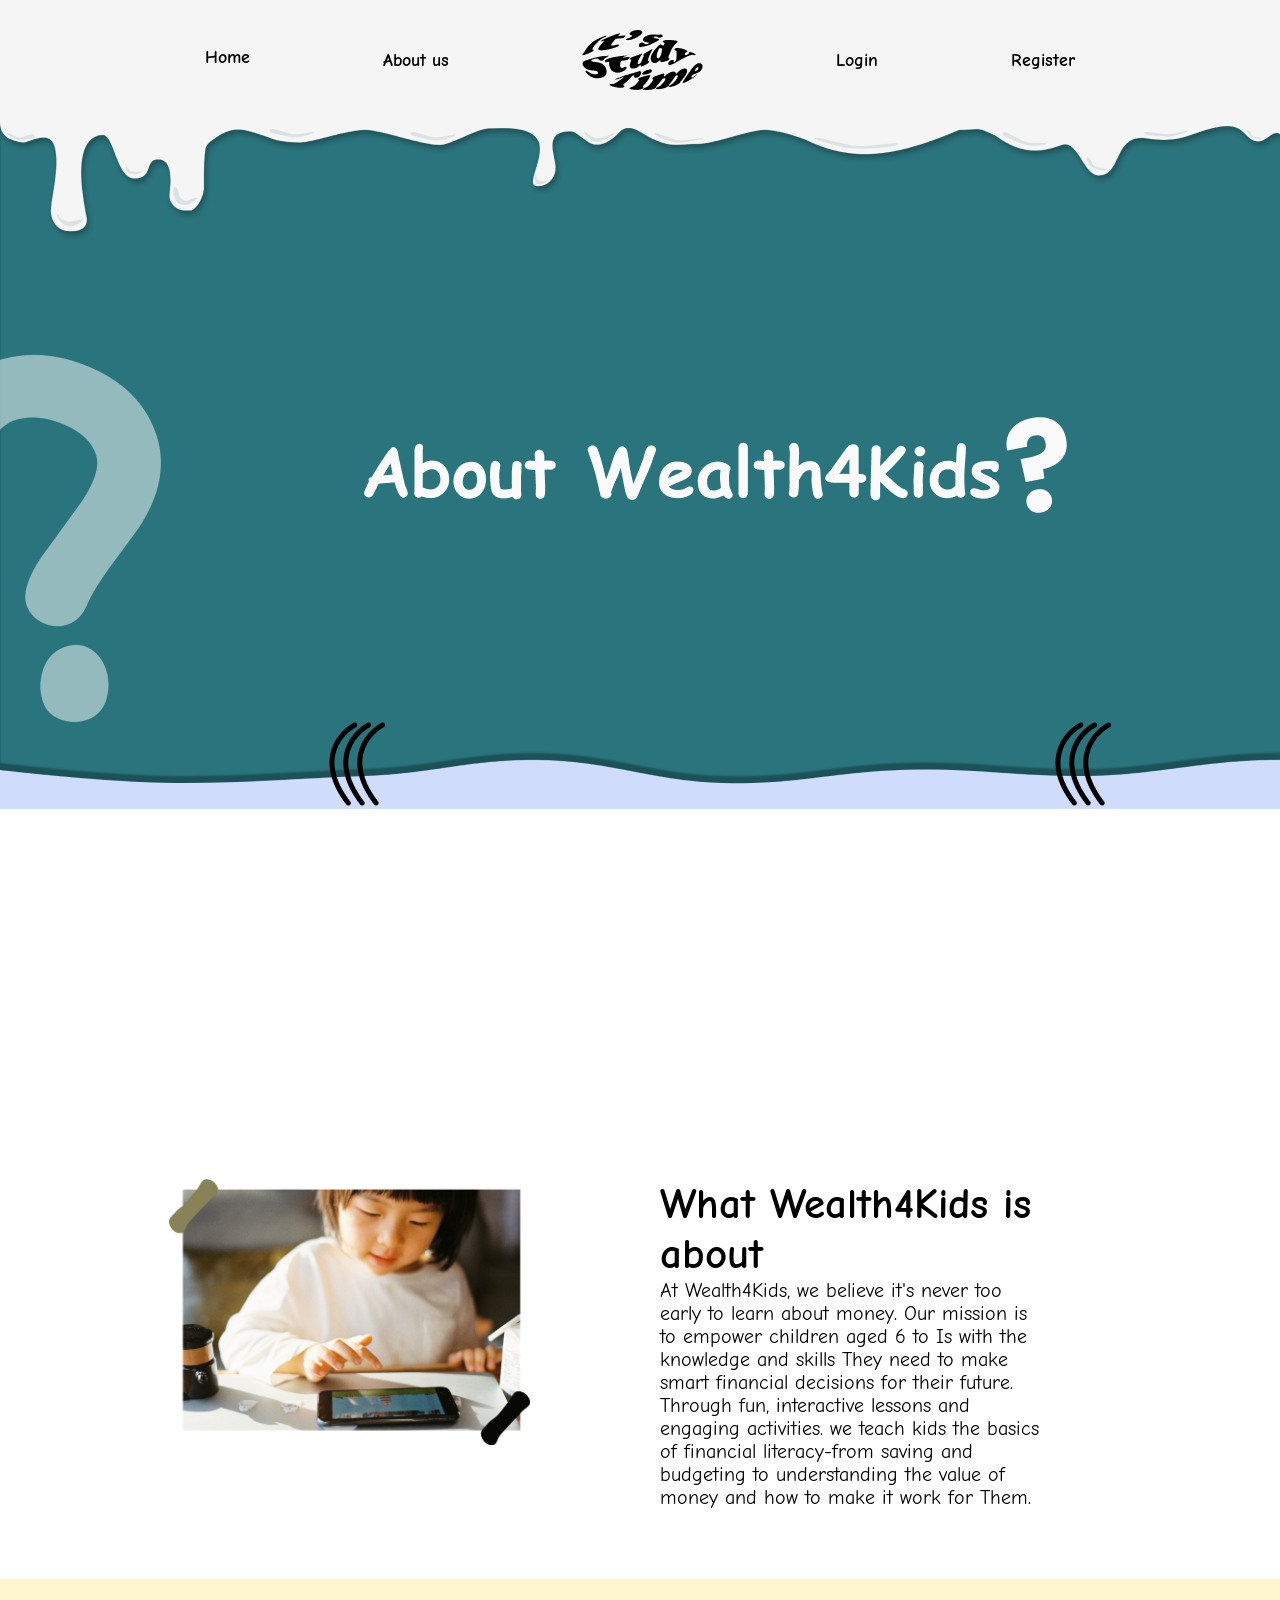
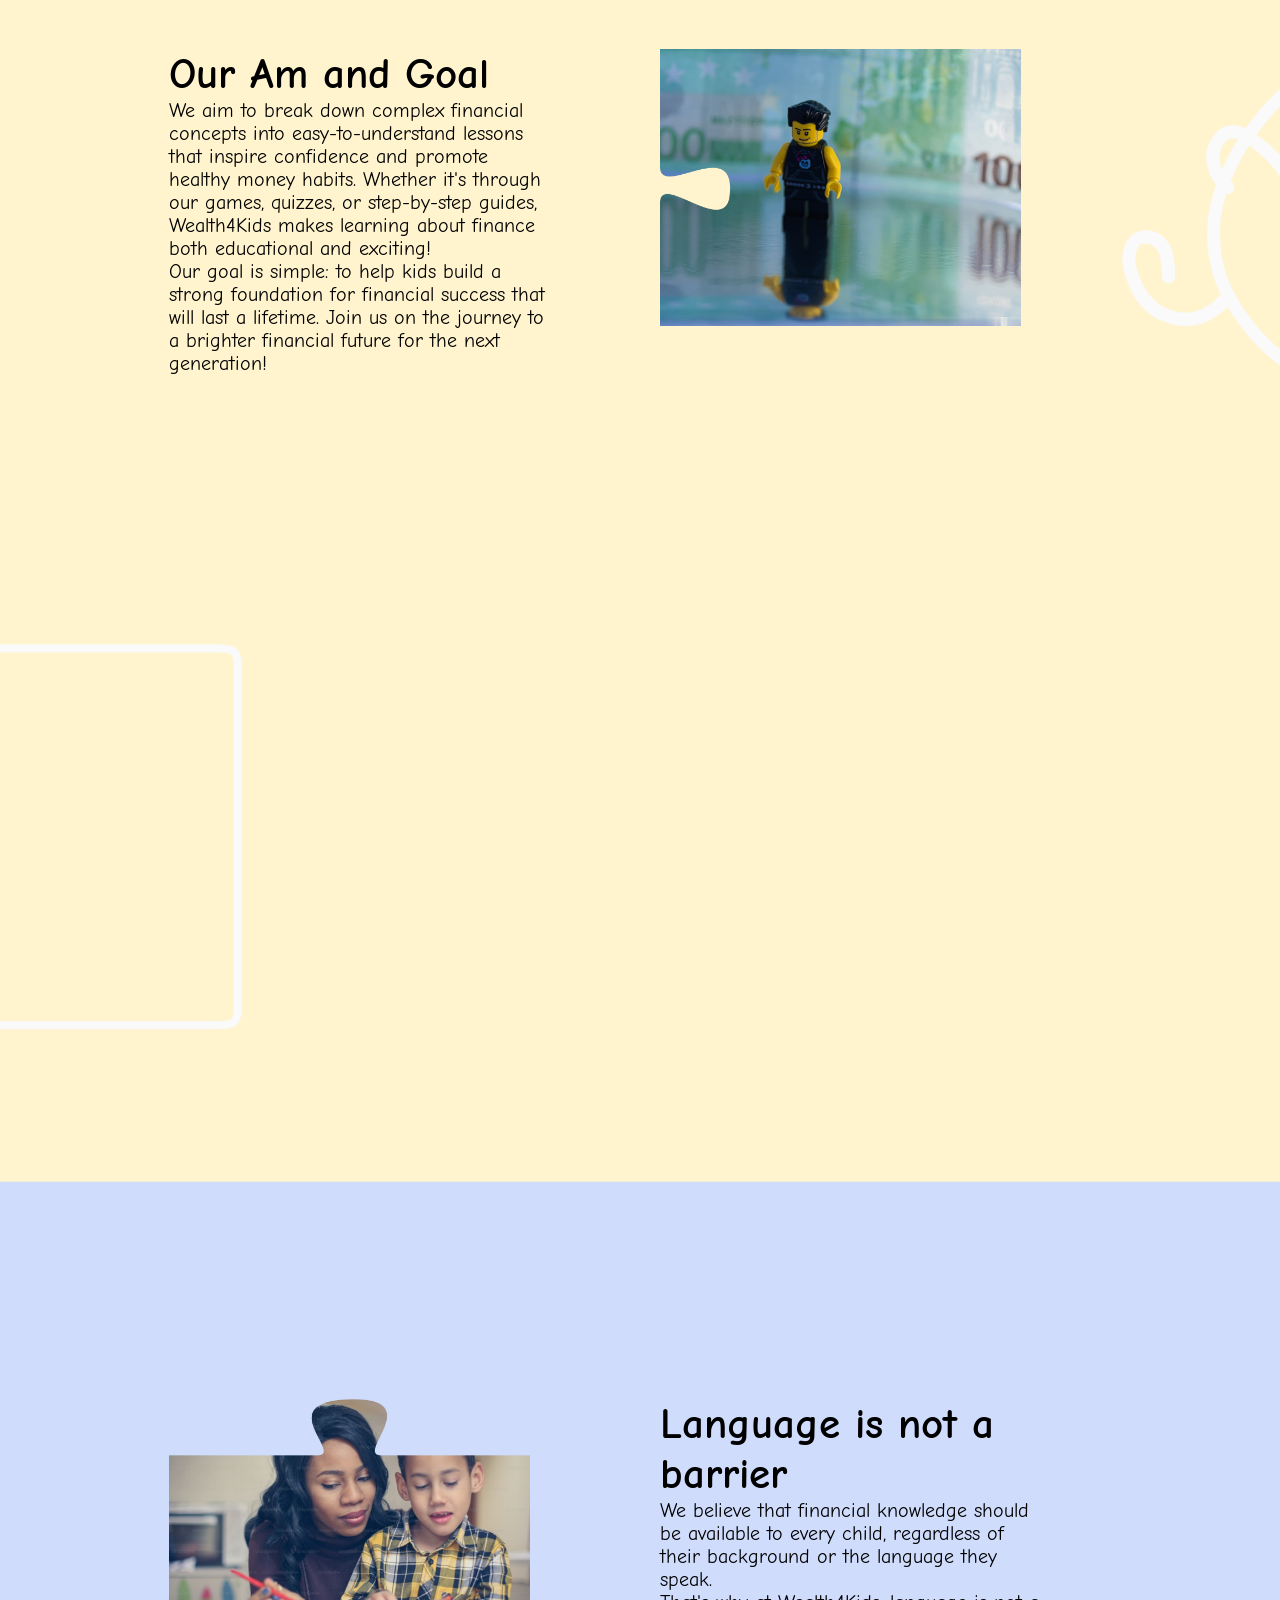
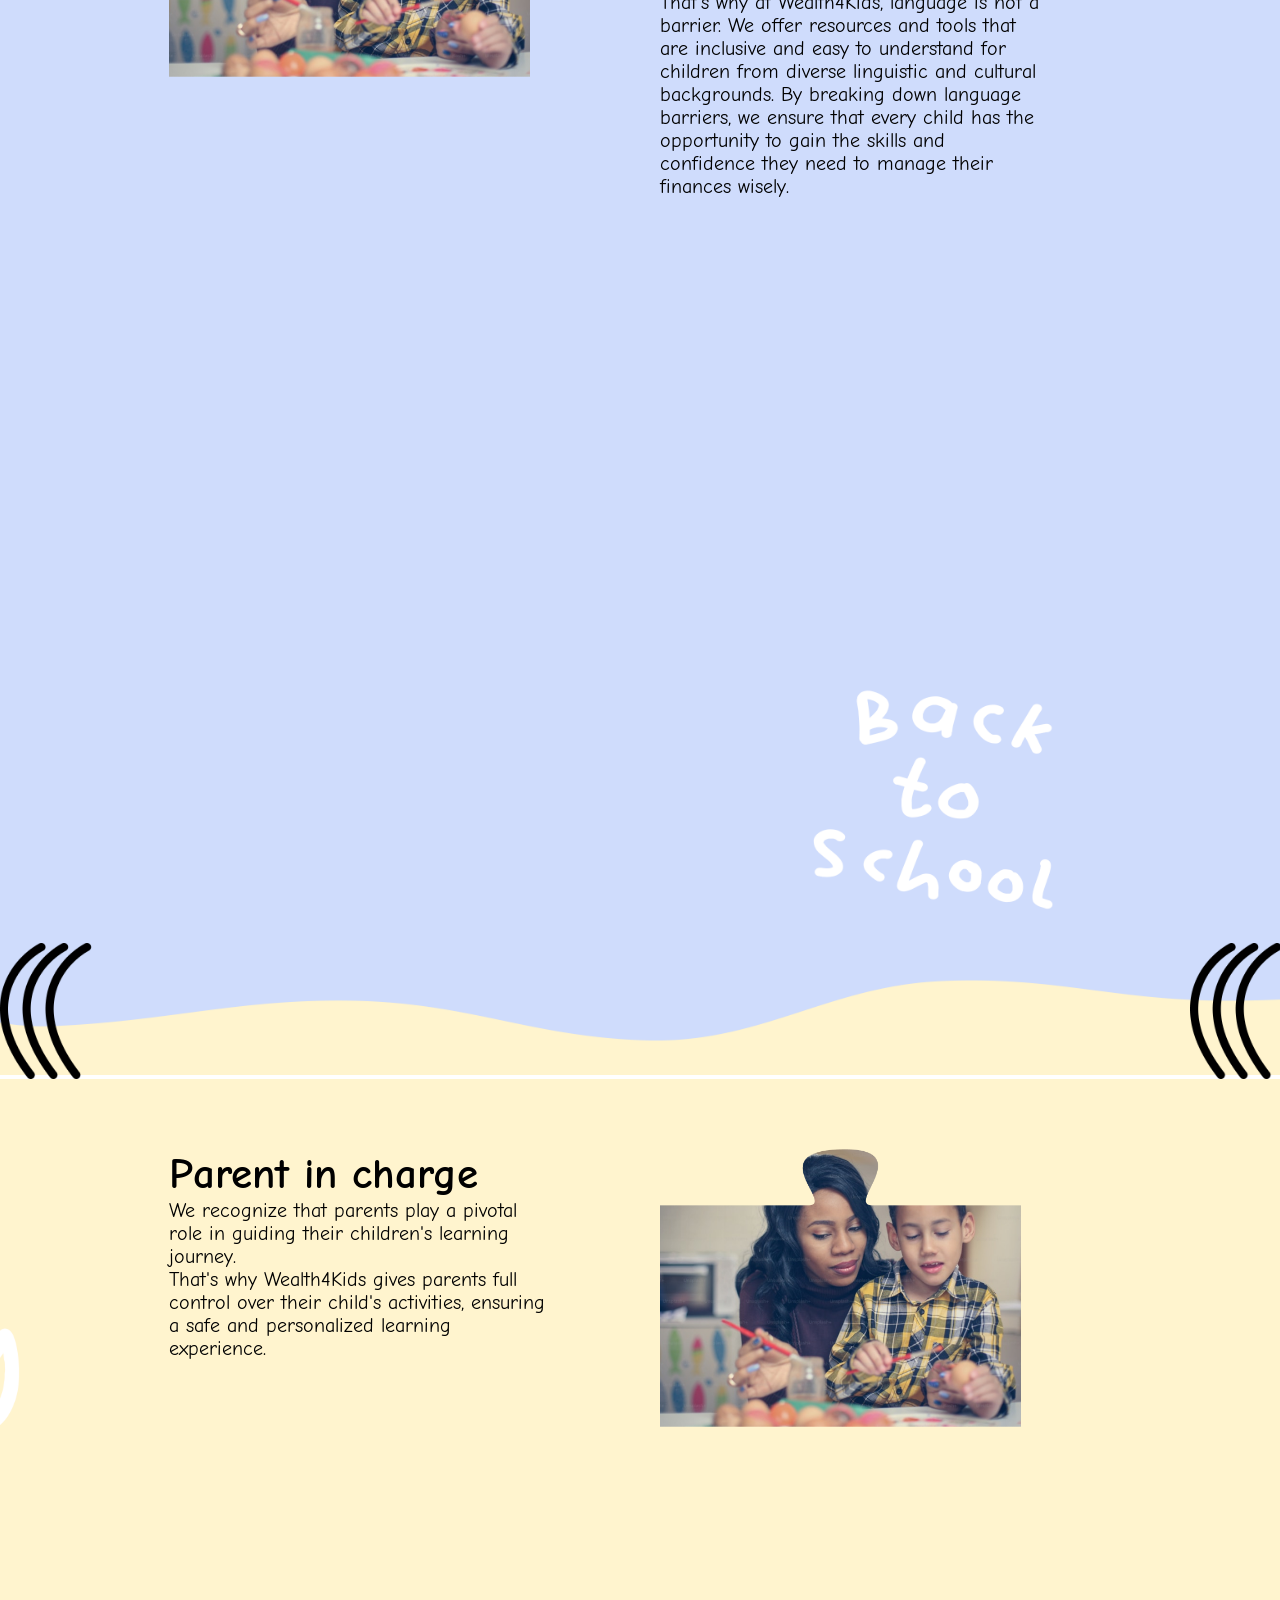
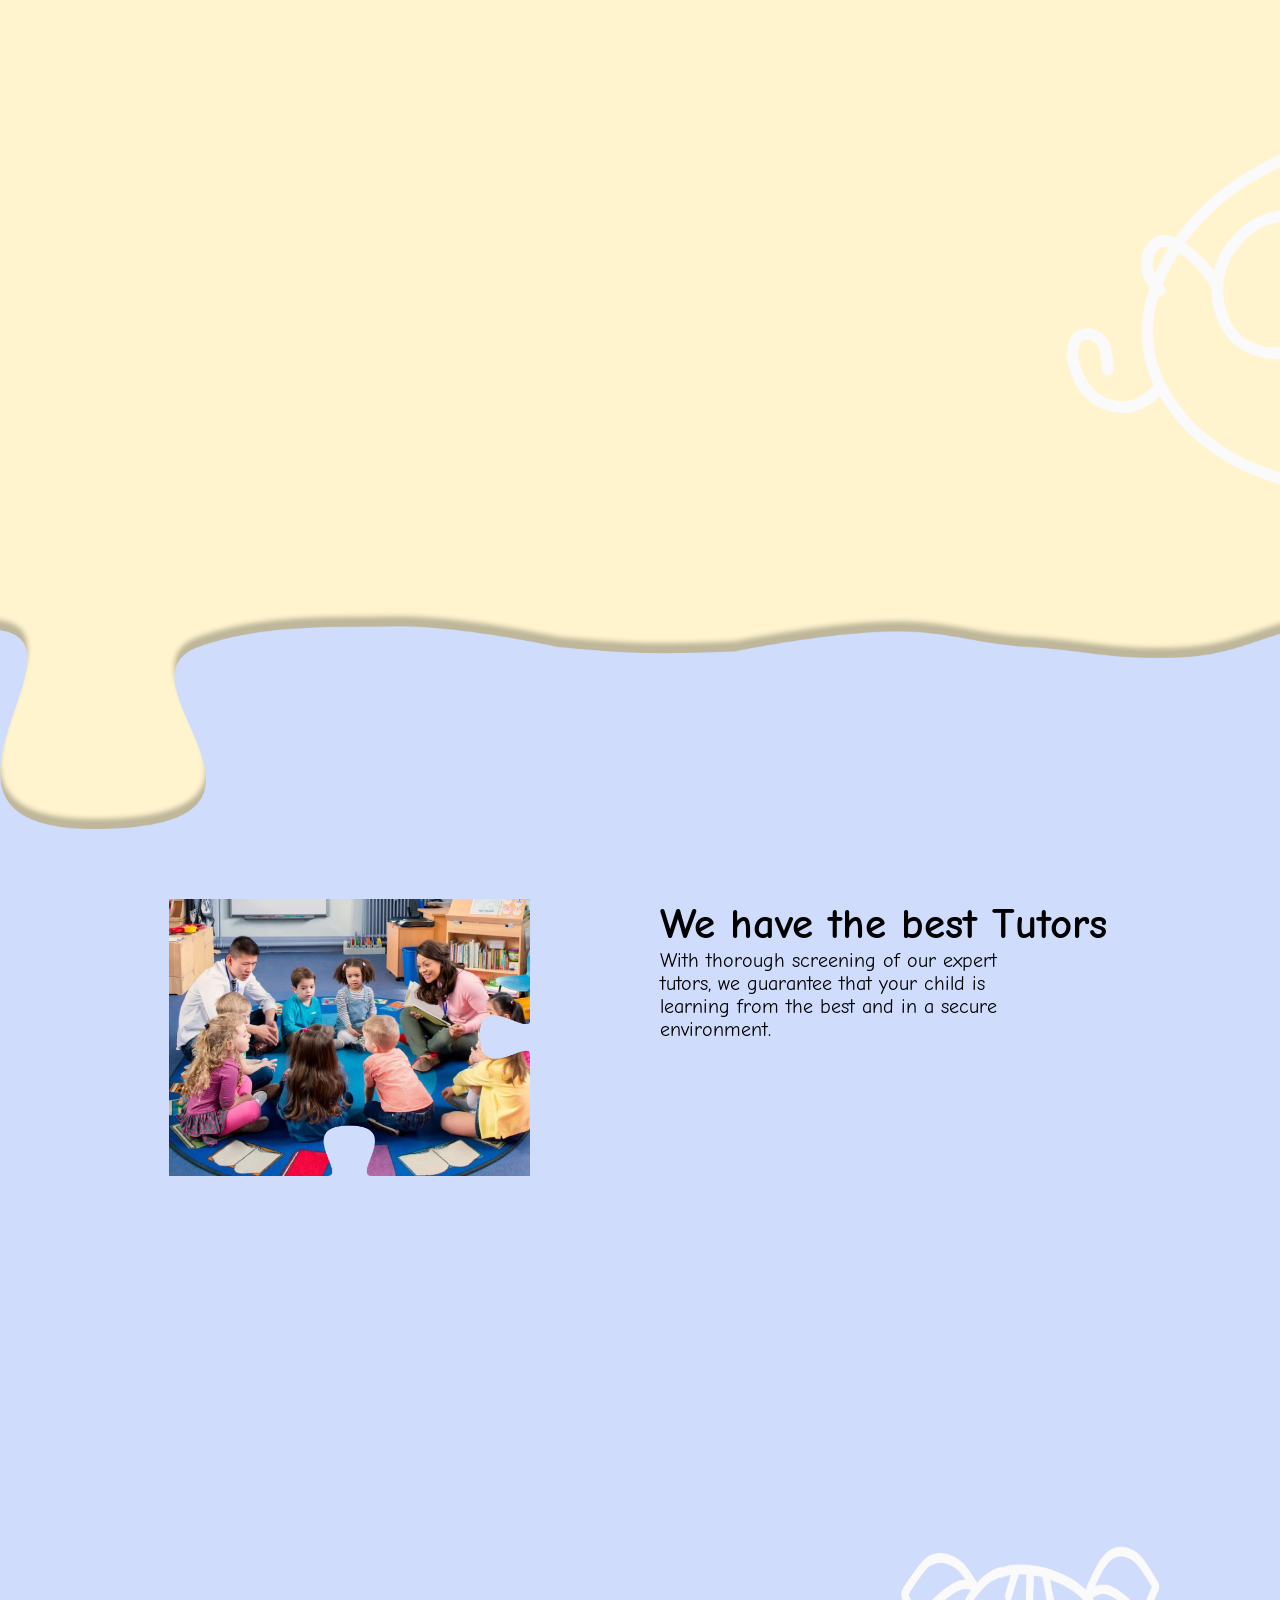
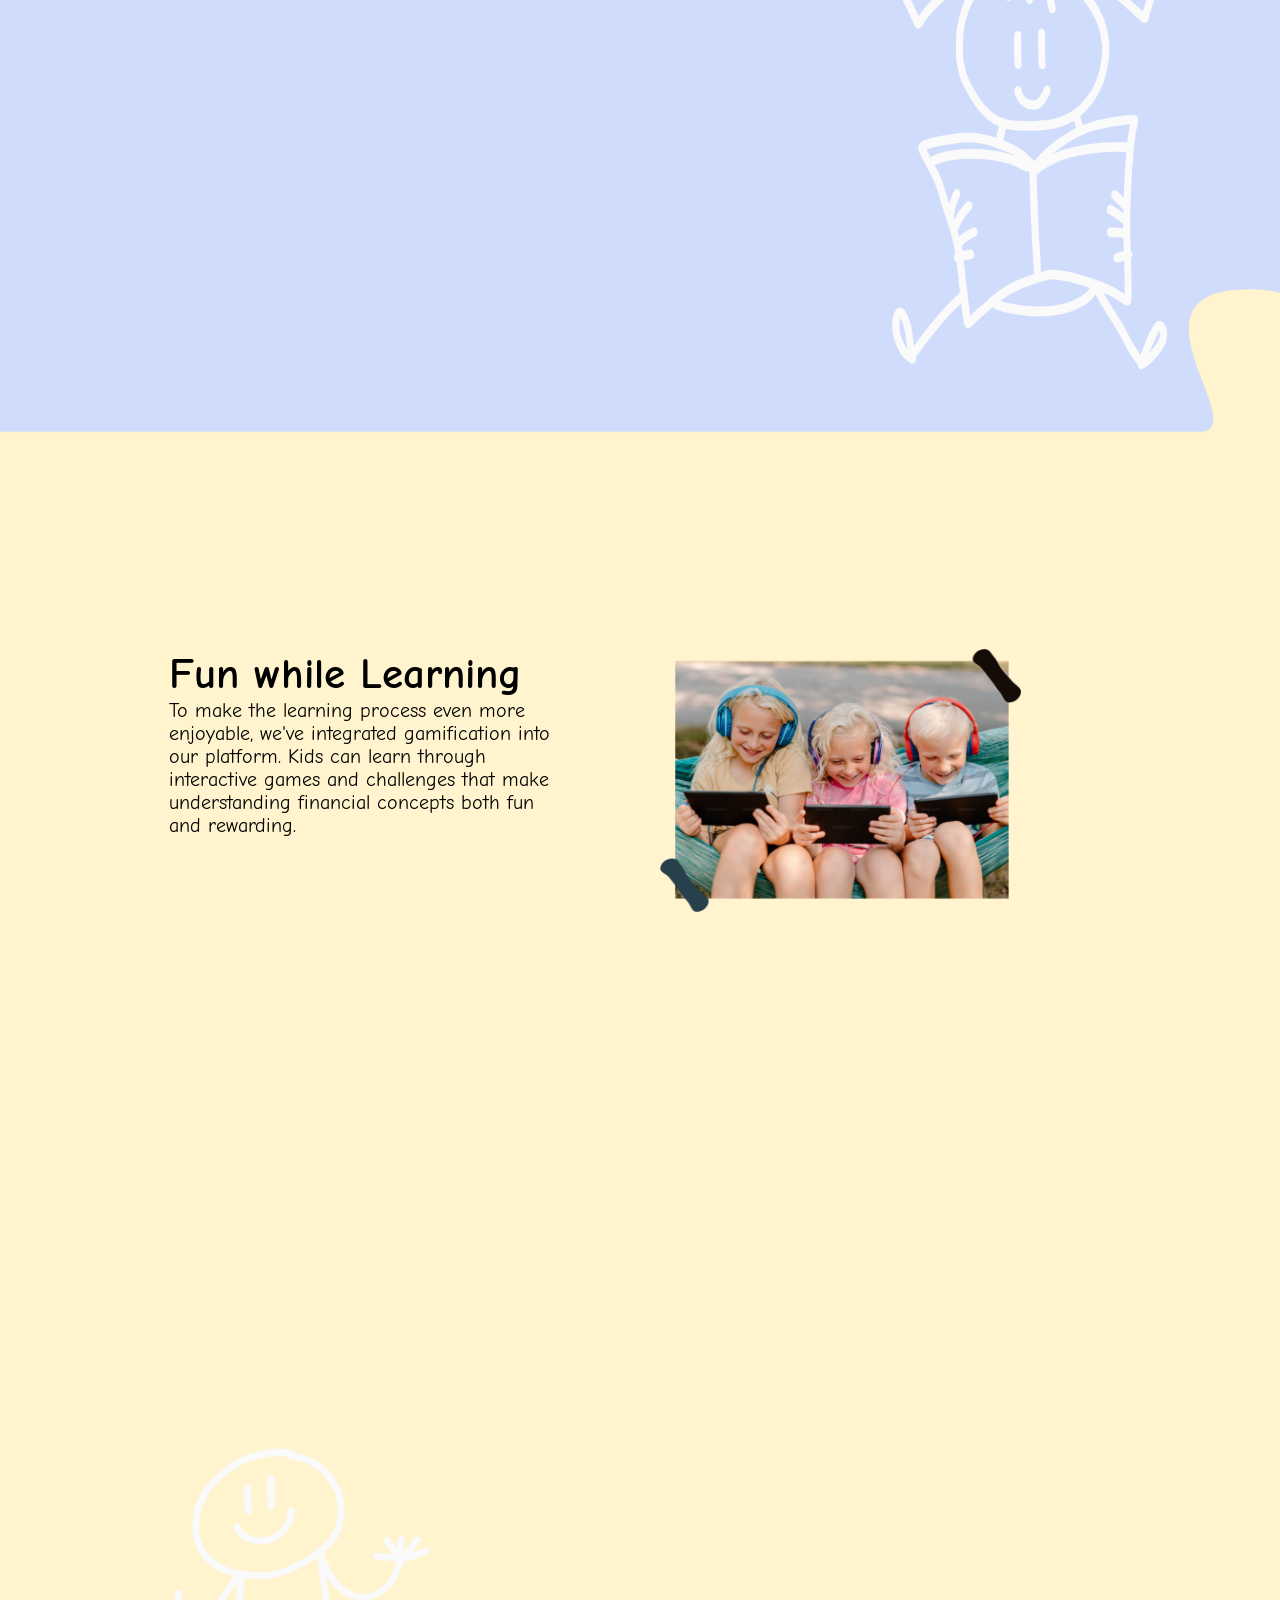
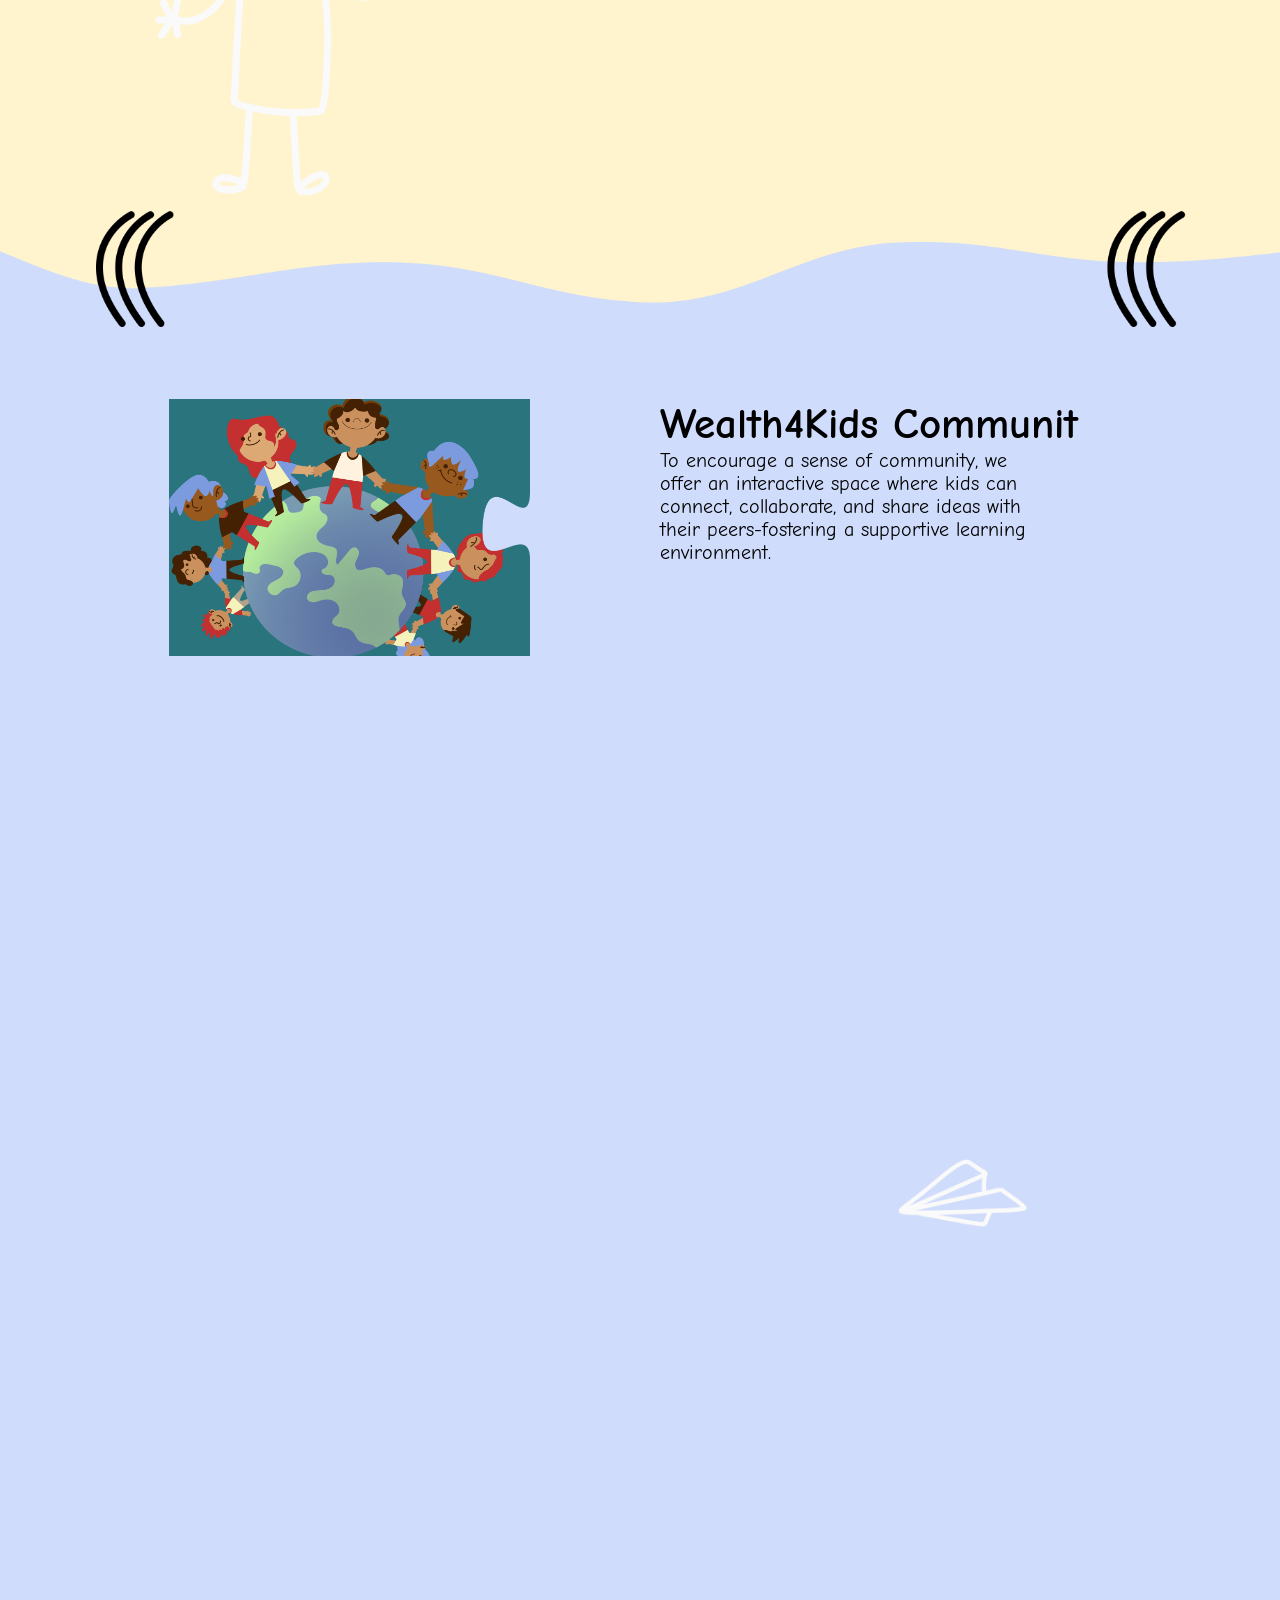
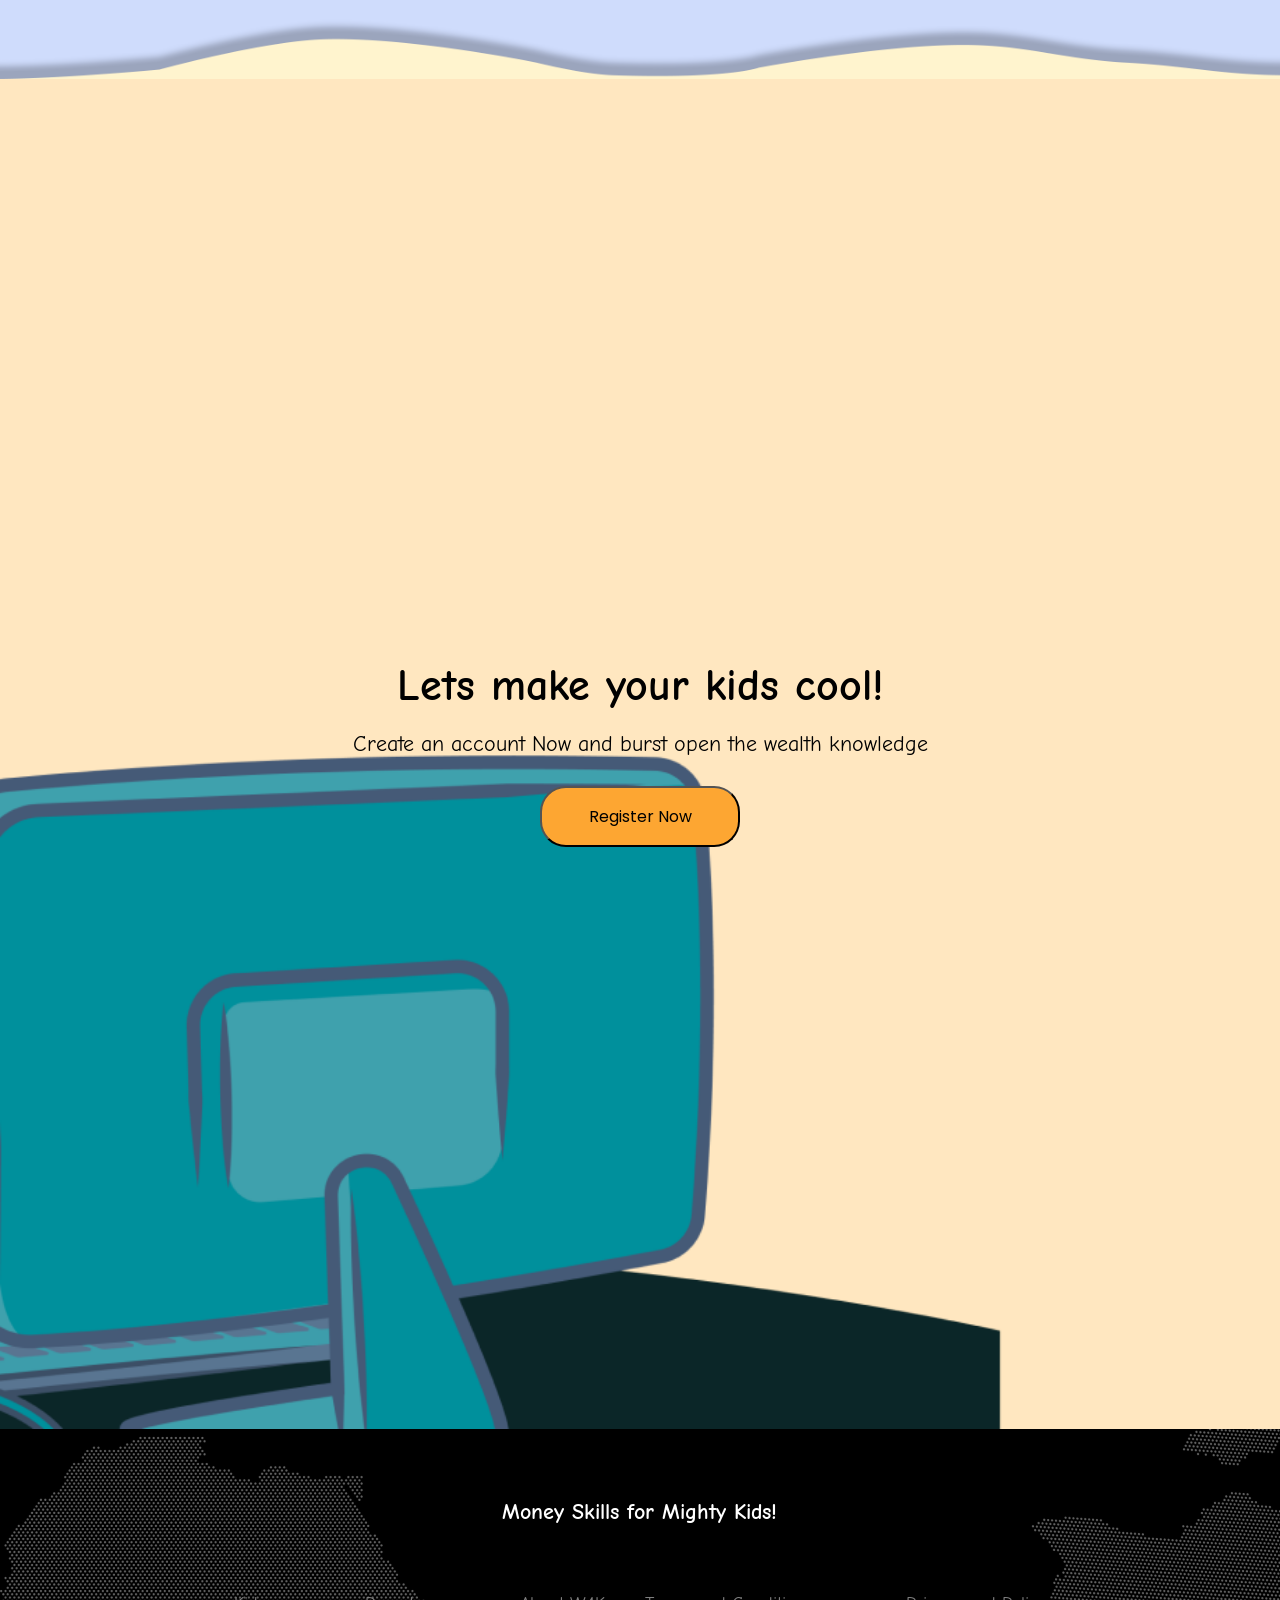
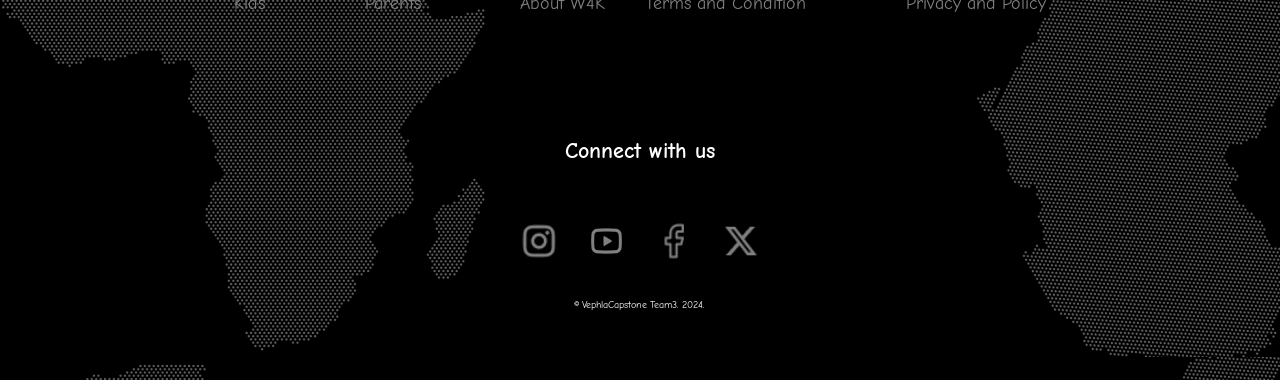
<file: first-capstone-project2/About Us Page/aboutus.html>
<!DOCTYPE html>
<html lang="en">
<head>
    <meta charset="UTF-8">
    <meta name="viewport" content="width=device-width, initial-scale=1.0">
    <title>About Us</title>
    <link rel="shortcut icon" href="" type="image/x-icon" />
   
    <link rel="stylesheet" href="aboutus.css">
    <link rel="stylesheet" href="aboutusipadscreen.css">
    <link rel="stylesheet" href="aboutusmobilescreeen.css">
    <link rel="stylesheet" href="https://cdnjs.cloudflare.com/ajax/libs/font-awesome/6.6.0/css/all.min.css" integrity="sha512-Kc323vGBEqzTmouAECnVceyQqyqdsSiqLQISBL29aUW4U/M7pSPA/gEUZQqv1cwx4OnYxTxve5UMg5GT6L4JJg==" crossorigin="anonymous" referrerpolicy="no-referrer" />
    <link rel="stylesheet" href="https://cdnjs.cloudflare.com/ajax/libs/font-awesome/6.6.0/css/all.min.css" integrity="sha512-Kc323vGBEqzTmouAECnVceyQqyqdsSiqLQISBL29aUW4U/M7pSPA/gEUZQqv1cwx4OnYxTxve5UMg5GT6L4JJg==" crossorigin="anonymous" referrerpolicy="no-referrer" />
    <link href="https://fonts.googleapis.com/css2?family=Comic+Neue:ital,wght@0,300;0,400;0,700;1,300;1,400;1,700&family=Poppins:ital,wght@0,100;0,200;0,300;0,400;0,500;0,600;0,700;0,800;0,900;1,100;1,200;1,300;1,400;1,500;1,600;1,700;1,800;1,900&family=Roboto+Serif:ital,opsz,wght@1,8..144,100..900&display=swap" rel="stylesheet">

</head>
<body>
    <header>
       <article class="left">
        <ul class="forleft">
          <li ><a href="/index.html">Home</a></li>
          <li><a href="../About Us Page/aboutus.html">About us</a></li>
          <img src="/assets/Component 2.png" class="testt" alt="">
          <li><a href="../First Login/firstloginpage.html">Login</a></li>
          <li><a href="../Registration pages/index.html">Register</a></li>
          
      </ul>

       </article>

      <div class="profile-icon">

        <img
         src="/assets/menu.png"  class="forsmallscreen"

          alt="profile avatar"
          id="profile-dropdown-trigger"
        />
        <div class="dropdown-content">
          <section class="deepwhitewithzindex">
            <article class="cardcolor">
               <ul class="tryyyy">
                <li><a href="/index.html">Home</a></li>
                <li><a href="../About Us Page/aboutus.html">About us</a></li>
                <li><a href="/first-capstone-project2/First Login/firstloginpage.html">Login</a></li>
                <li class="lastlink"><a href="../Registration pages/index.html">Register</a></li>
  
                <img src="/assets/Component 6 (1).png" alt="" />
            
               </ul>
            </div>
              </div>
            </article>
          </section>
        </div>
      </div>
    </header>
    <section class="section-1">
       
    </section>

    <section class="section2 section-2">
      <div class="containering"><div class="image-container">
        <img src="/assets/Image@2x copy.png" alt="A child playing games">
      </div>
      


        <div class="text-container">
          <h2 class="boldertext">What Wealth4Kids is about</h2>
          <p class="normaltext">
            At Wealth4Kids, we believe it's never too early to learn about 
            money. Our mission is to empower children aged 6 to Is with the
             knowledge and skills They need to make smart financial decisions
              for their future. Through fun, interactive lessons and engaging
               activities. we teach kids the basics of financial literacy-from
                saving and budgeting to understanding the value of money and how
                to make it work for Them.   </p>
       
        </div>
      </div>

     <!--  <div class="image-container">
        <img src="Wealth4Kids/Image@2x copy.png" alt="A child playing games">
      </div>
     
      <div class="containering">
        <div class="text-container">
          <h2 class="boldertext">What Wealth4Kids is about</h2>
          <p class="normaltext">
            At Wealth4Kids, we believe it's never too early to learn about 
            money. Our mission is to empower children aged 6 to Is with the
             knowledge and skills They need to make smart financial decisions
              for their future. Through fun, interactive lessons and engaging
               activities. we teach kids the basics of financial literacy-from
                saving and budgeting to understanding the value of money and how
                to make it work for Them.
        </p>
        </div>
        
      </div>
 -->
  
     
    </section>
  
    
     <section class="section2 section-3">
      <div class="containering">
        <div class="text-container">
          <h2 class="boldertext">Our Am and Goal</h2>
          <p class="normaltext">
            We aim to break down complex financial concepts into
             easy-to-understand lessons that inspire confidence 
             and promote healthy money habits. Whether it's 
             through our games, quizzes, or step-by-step guides, 
             Wealth4Kids makes learning about finance both educational
              and exciting!

        </p>
        <p class="normaltext">
          Our goal is simple: to help kids build a strong foundation for financial success that will last a lifetime. Join us on the journey to a brighter financial future for the next generation!

      </p>
       
        </div>
        <div class="image-container">
          <img src="/assets/Rectangle 63.png" alt="LEGO">
        </div>
        
      </div>

    </section>
 
    <section class="section2 section-4" >
       
      <div class="containering">
        <div class="image-container">
          <img src="/assets/Rectangle 64 (1).png" alt="CHILDREN STUDYING">
        </div>
        <div class="text-container">
          <h2 class="boldertext">Language is not a barrier </h2>
          <p class="normaltext">
            We believe that financial knowledge should be available to every child, regardless of their background or the language they speak.

        </p>

        <p class="normaltext">
          That's why at Wealth4Kids, language is not a barrier. We offer resources and tools that are inclusive and easy to understand for children from diverse linguistic and cultural backgrounds. By breaking down language barriers, we ensure that every child has the opportunity to gain the skills and confidence they need to manage their finances wisely.

      </p>
                
      </div>
       
      </div>
   
      </section>
    <section class="section2 section-5">
      <div class="containering">
        <div class="text-container">
          <h2 class="boldertext">Parent in charge</h2>
          <p class="normaltext">
            We recognize that parents play a pivotal role in guiding their children's learning journey.

        </p>

        <p class="normaltext">
          That's why Wealth4Kids gives parents full control over their child's activities, ensuring a safe and personalized learning experience.

      </p>
                
      </div>
        <div class="image-container">
          <img src="/assets/Rectangle 64 (1).png" alt=" A MOTHER AND CHILD">
        </div>
      </div>
    </section>

    <section class="section2 section-6">
      <div class="containering">
        <div class="image-container">
          <img src="/assets/Rectangle 64 (2).png" alt="CHIDREN STUDYING TOGHTHER">
        </div>
        <div class="text-container">
          <h2 class="boldertext"> We have the best Tutors
          </h2>
          <p class="normaltext">
            With thorough screening of our expert tutors, we guarantee that your child is learning from the best and in a secure environment.
  
        </p>
                
      </div>
        
      </div>
      </div>
    </section>



    <section class="section2 section-7">
      <div class="containering">
        <div class="text-container">
          <h2 class="boldertext">Fun while Learning</h2>
          <p class="normaltext">
            To make the learning process even more enjoyable, we've integrated
            gamification into our platform. Kids can learn through interactive games and challenges that make understanding financial concepts both fun and rewarding.
        </p>

                     
      </div>
        <div class="image-container">
          <img src="/assets/Frame 241.png" alt=" A MOTHER AND CHILD">
        </div>
      </div>


    </section>


    <section class="section2 section-8">
      <article class="containering ">
        <div class="image-container">
          <img src="/assets/Rectangle 63 (1).png" alt="Image 2" class="imagenn">
        </div>
        <div class="text-container">
          <h2 class="boldertext"> Wealth4Kids Communit </h2>
          <p class="normaltext">
            To encourage a sense of community, we offer an interactive space where kids can connect, collaborate, and share ideas with their peers-fostering a supportive learning environment.
          </p>
                
        </div>
       
      </article>
    </section>

    <section class="lastsection">
        <article class="forfinalsection">
          <p class="kidscool">Lets make your kids cool!</p>
          <p class="accountnow">Create an account Now and burst open the wealth knowledge</p>
          <button class="registernow">Register Now</button>
        </article>
      </section>


      <footer>
        <div class="container">
  
          <div class="rows">
            <div class="footer-links">
              <h3>Money Skills for Mighty Kids!</h3>
  
  
             <div class="footerlist"> 
             <ul class="footerlists strectcher">
              <li><a href="../Avatar: Kids Page/avatarsection.html">Kids</a></li>
              <li><a href="/first-capstone-project2/First Login/firstloginpage.html">Parents</a></li>
              <li class="hider"><a href="../About Us Page/aboutus.html">About W4K</a></li>
             </ul>
             <ul class="footerlists diifer">
              <li class="hidder"><a href="../About Us Page/aboutus.html">About W4K</a></li>
  
              <li><a href="../Terms & Conditions/Terms.html">Terms and Condition</a></li>
              <li><a href="../Privacy/privacy.html">Privacy and Policy</a></li>
            </div>
  
  
              </ul>
              <div>  
                
              </div>
            <div class="footer-links">
              <h3 class="padd-down">Connect with us</h3>
  


              <div class="social-icons">
                <img src="/assets/ri_instagram-line.png" alt="">
                <img src="/assets/mingcute_youtube-line@2x.png" alt="">
                <img src="/assets/lucide_facebook.png" alt="">
                <img src="/assets/mage_x.png" alt="">
              </div>
              <!-- <ul class="social-icons">
                <li>
                  <a href="#"><i class="fab fa-facebook-f"></i></a>
                </li>
                <li>
                  <a href="#"><i class="fab fa-instagram"></i></a>
                </li>
                <li>
                  <a href="#"><i class="fab fa-twitter"></i></a>
                </li>
                <li>
                  <a href="#"><i class="fab fa-youtube"></i></a>
                </li>
              </ul>
  -->           </div>
            <div class="col-md-4">
              <p>&copy; VephlaCapstone Team3. 2024.</p>
            </div>
          </div>
              </div>
        </div>
  
      </footer>
  
  
 
   
    
      <script>
        const profileIcon = document.getElementById("profile-dropdown-trigger");
        const dropdownContent = document.querySelector(".dropdown-content");
  
        profileIcon.addEventListener("mouseover", () => {
          dropdownContent.style.display = "block";
        });
  
        profileIcon.addEventListener("mouseout", () => {
          dropdownContent.style.display = "block";
        });
  
        document.addEventListener("click", (event) => {
          if (
            !event.target.closest(".profile-icon") &&
            !event.target.closest(".dropdown-content")
          ) {
            dropdownContent.style.display = "none";
          }
        });
      </script>
  </body>
</html>
</file>
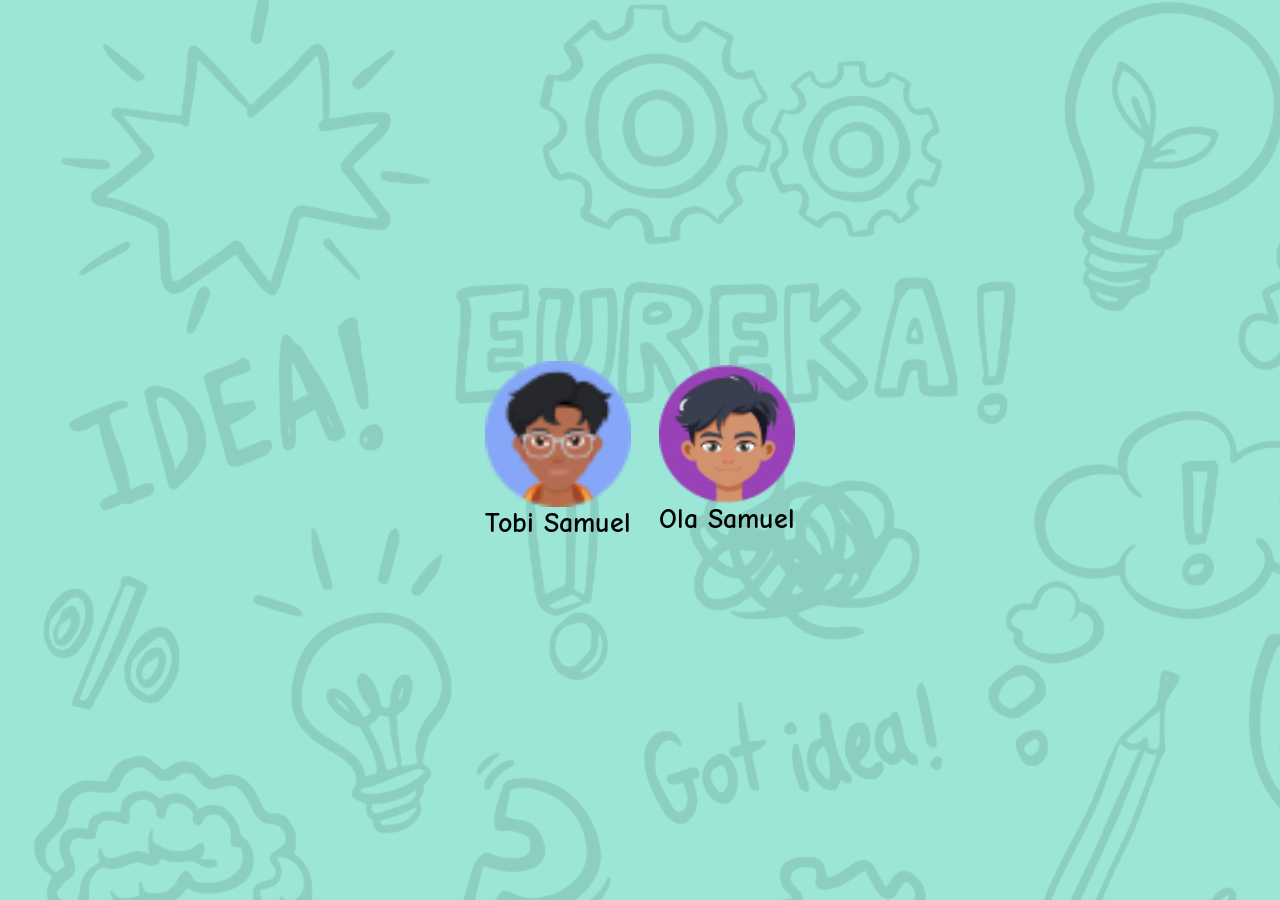
<file: first-capstone-project2/Avatar: Kids Page/avatarsection.html>
<!DOCTYPE html>
<html lang="en">
  <head>
    <meta charset="UTF-8" />
    <meta name="viewport" content="width=device-width, initial-scale=1.0" />
    <title>Document</title>
    <link rel="stylesheet" href="avatarsection.css" />
    <link
      href="https://fonts.googleapis.com/css2?family=Comic+Neue:ital,wght@0,300;0,400;0,700;1,300;1,400;1,700&family=Roboto:ital,wght@0,100;0,300;0,400;0,500;0,700;0,900;1,100;1,300;1,400;1,500;1,700;1,900&display=swap"
      rel="stylesheet"
    />
    <link rel="stylesheet" href="avatarscetionformediumscreen.css" />
  </head>
  <body>
    <section class="onlyarea">
      <article>
        <img src="/assets/Frame 427318863.png" alt="" />
        <p><a href="/study landing page/">Tobi Samuel</a></p>
      </article>
      <article>
        <img src="/assets/Frame 427318864.png" alt="" />
        <p><a href="/study landing page/">Ola Samuel</a></p>
      </article>
    </section>
  </body>
</html>
</file>
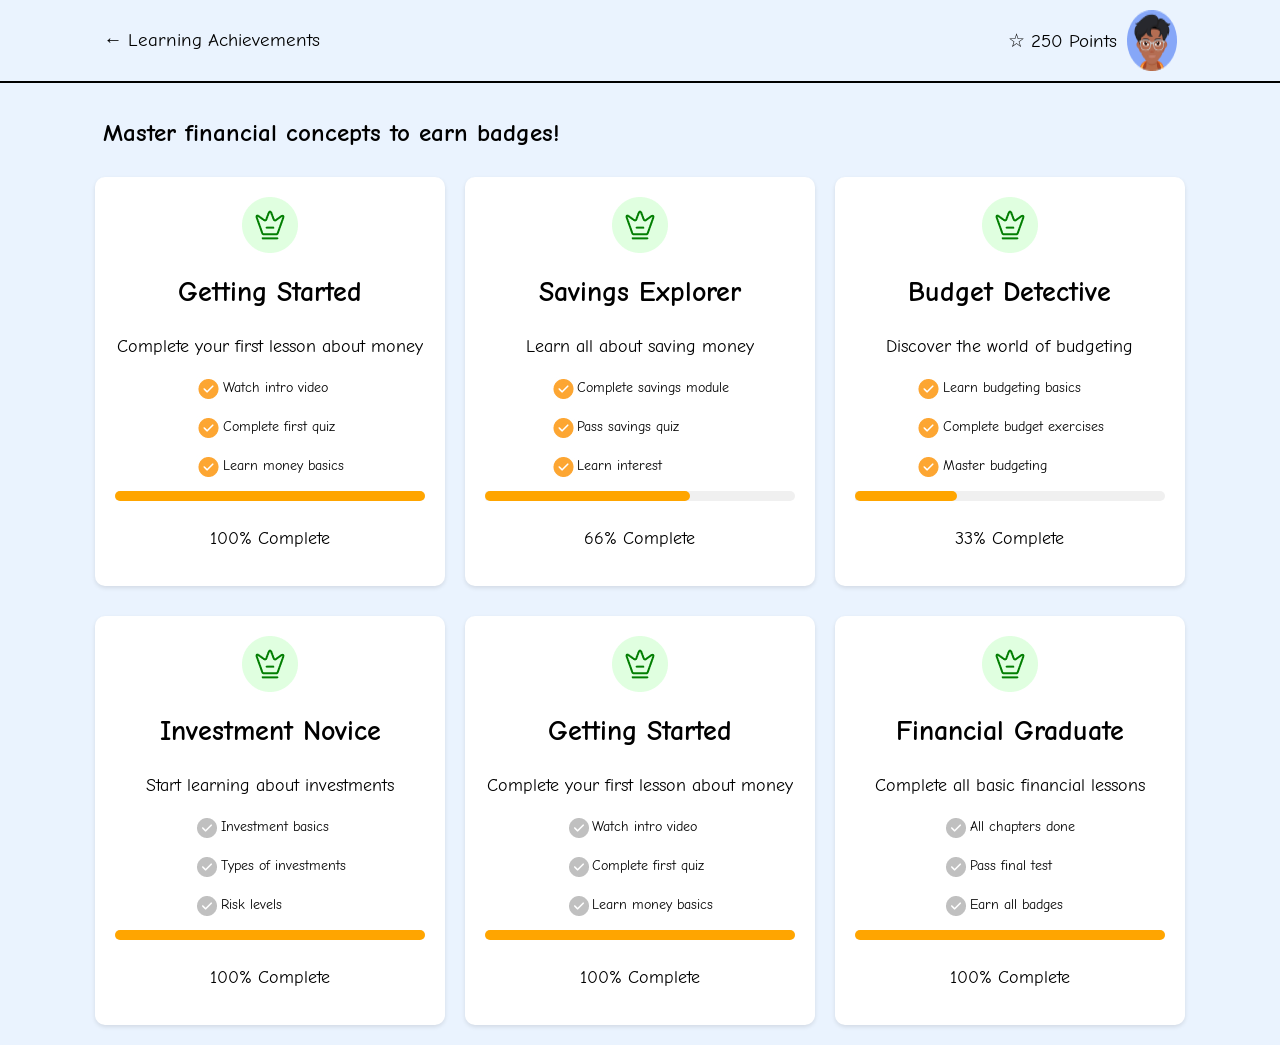
<file: first-capstone-project2/Progress Page/progress.html>
<!DOCTYPE html>
<html lang="en">
  <head>
    <meta charset="UTF-8" />
    <meta name="viewport" content="width=device-width, initial-scale=1.0" />
    <title>Learning Achievements</title>
    <link rel="stylesheet" href="progress.css" />
    <link rel="stylesheet" href="phonesizeforprogress.css" />
    <link rel="stylesheet" href="tabletsizeprogress.css" />
    <link
      href="https://fonts.googleapis.com/css2?family=Comic+Neue:ital,wght@0,300;0,400;0,700;1,300;1,400;1,700&family=Poppins:ital,wght@0,100;0,200;0,300;0,400;0,500;0,600;0,700;0,800;0,900;1,100;1,200;1,300;1,400;1,500;1,600;1,700;1,800;1,900&family=Roboto+Serif:ital,opsz,wght@1,8..144,100..900&display=swap"
      rel="stylesheet"
    />
  </head>
  <body>
    <header>
      <div class="back-button"><a href="/study landing page/index.html">← Learning Achievements</a></div>
      <div class="points">
        <p>☆ 250 Points</p>

        <img src="/assets/Frame 427318863.png" alt="" />
      </div>
    </header>
    <main>
      <h1>Master financial concepts to earn badges!</h1>

      <section class="achievement-container">
        <div class="achievement">
          <img src="/assets/Frame 427318851.png" alt="" />

          <h2>Getting Started</h2>
          <p>Complete your first lesson about money</p>
          <ul>
            <li>
              <img
                class="coloryellow"
                src="/assets/tick-circle.jpg"
                alt="tick"
              />Watch intro video
            </li>
            <li>
              <img
                class="coloryellow"
                src="/assets/tick-circle.jpg"
                alt="tick"
              />Complete first quiz
            </li>
            <li>
              <img
                class="coloryellow"
                src="/assets/tick-circle.jpg"
                alt="tick"
              />Learn money basics
            </li>
          </ul>
          <div class="progress-bar" style="width: 100%"></div>
          <p>100% Complete</p>
        </div>

        <div class="achievement">
          <img src="/assets/Frame 427318851.png" alt="" />

          <h2>Savings Explorer</h2>
          <p>Learn all about saving money</p>
          <ul>
            <li>
              <img
                class="coloryellow"
                src="/assets/tick-circle.jpg"
                alt="tick"
              />Complete savings module
            </li>
            <li>
              <img
                class="coloryellow"
                src="/assets/tick-circle.jpg"
                alt="tick"
              />Pass savings quiz
            </li>
            <li>
              <img src="/assets/tick-circle.jpg" alt="" />Learn interest
            </li>
          </ul>
          <div class="progress-bars" style="width: 100%">
            <div class="progress-bar" style="width: 66%"></div>
          </div>
          <p>66% Complete</p>
        </div>

        <div class="achievement">
          <img src="/assets/Frame 427318851.png" alt="" />

          <h2>Budget Detective</h2>
          <p>Discover the world of budgeting</p>
          <ul>
            <li>
              <img src="/assets/tick-circle.jpg" alt="" />Learn budgeting
              basics
            </li>
            <li>
              <img src="/assets/tick-circle.jpg" alt="" />Complete budget
              exercises
            </li>
            <li>
              <img src="/assets/tick-circle.jpg" alt="" />Master budgeting
            </li>
          </ul>
          <div class="progress-bars" style="width: 100%">
            <div class="progress-bar" style="width: 33%"></div>
          </div>
          <p>33% Complete</p>
        </div>
      </section>

      <section class="achievement-container">
        <div class="achievement">
          <img src="/assets/Frame 427318851.png" alt="" />

          <h2>Investment Novice</h2>
          <p>Start learning about investments</p>
          <ul>
            <li>
              <img src="/assets/tick-circle.png" alt="" />Investment basics
            </li>
            <li>
              <img src="/assets/tick-circle.png" alt="" />Types of
              investments
            </li>
            <li><img src="/assets/tick-circle.png" alt="" />Risk levels</li>
          </ul>
          <div class="progress-bar" style="width: 100%"></div>
          <p>100% Complete</p>
        </div>
        <div class="achievement">
          <img src="/assets/Frame 427318851.png" alt="" />

          <h2>Getting Started</h2>
          <p>Complete your first lesson about money</p>

          <ul>
            <li>
              <img src="/assets/tick-circle.png" alt="" />Watch intro video
            </li>
            <li>
              <img src="/assets/tick-circle.png" alt="" />Complete first
              quiz
            </li>
            <li>
              <img src="/assets/tick-circle.png" alt="" />Learn money basics
            </li>
          </ul>
          <div class="progress-bar" style="width: 100%"></div>
          <p>100% Complete</p>
        </div>
        <div class="achievement">
          <img src="/assets/Frame 427318851.png" alt="" />

          <h2>Financial Graduate</h2>
          <p>Complete all basic financial lessons</p>

          <ul>
            <li>
              <img src="/assets/tick-circle.png" alt="" />All chapters done
            </li>
            <li>
              <img src="/assets/tick-circle.png" alt="" />Pass final test
            </li>
            <li>
              <img src="/assets/tick-circle.png" alt="" />Earn all badges
            </li>
          </ul>
          <div class="progress-bar" style="width: 100%"></div>
          <p>100% Complete</p>
        </div>
      </section>
    </main>
    <script src="progress.js"></script>
  </body>
</html>
</file>
<file: first-capstone-project2/About Us Page/aboutus.css>
* {
  margin: 0;
  padding: 0;
  box-sizing: border-box;
}
html {
  font-size: 62.2%;
}
body {
  font-family: "Comic Neue";
  font-style: normal;
} /* 
.container-img {
  height: 55vh;

  width: 60vw;
} */
header {
  min-height: 10vh;
  padding: 1rem 15rem;
  background-color: #f5f5f5;
}
.forsmallscreen {
  display: none;
}
.forleft {
  display: flex;
  font-size: 1.8rem;
  font-weight: 700;
  font-family: "Comic Neue";

  align-items: center;
  padding: 2rem 2.3rem;
  justify-content: space-evenly;
}
.forleft li:first-child {
  padding-bottom: 0.5rem;
  border-bottom: 0.9rem;
  color: #0aa6b2 !important;
}

/* .left {
  display: flex;
  margin-top: 3rem;
  font-size: 1.6rem;
  gap: 10rem;
} */
a {
  color: black;
  text-decoration: none;
}

ul {
  display: flex;
  gap: 10rem;
}
li {
  list-style: none;
}
.section-1 {
  background-color: transparent;

  background-image: url("/assets/Hero.png");
  background-repeat: no-repeat;
  min-height: 110vh;
}

.section1,
.section2 {
  padding: 5rem 15rem;
}
.containering {
  display: flex;
}

.image-container,
.text-container {
  flex: 1;
  padding: 2rem;
}

.image-container img {
  width: 80%;
  height: auto;
}

/* Media Queries for Tablet and Mobile */
@media (max-width: 768px) {
  .containering {
    flex-direction: column;
  }

  .image-container,
  .text-container {
    flex: none;
  }

  .image-container {
    margin-bottom: 2rem;
  }
  x .section1,
  .section2 {
    padding: 1rem;
  }
}
section-2 {
  background-image: url("/assets/Card\ 9.png");
  background-repeat: no-repeat;
  background-size: cover;
  min-height: 150vh;
  background-position: right center; /* Adjust the position here */
}

.boldertext {
  font-size: 4.3rem;
  font-weight: 700;
  width: 100%;
}
.normaltext {
  font-size: 2rem;
  width: 85%;
}
.section-3 {
  background-image: url("/assets/Card\ 10\ \(2\).png");
  background-position: center;
  background-repeat: no-repeat;
  background-size: cover;
  background-size: cover;

  min-height: 150vh;
}

.section-4 {
  background-size: cover;

  background-image: url("/assets/Card\ 11\ \(1\).png");
  background-position: center;
  background-repeat: no-repeat;
  object-fit: cover;
  min-height: 150vh;
}

.section-5 {
  background-image: url("/assets/Card\ 12.png");
  background-size: cover;

  background-position: center;
  background-repeat: no-repeat;
  object-fit: cover;
  min-height: 150vh;
}
.forright img {
  margin-bottom: 5rem;
}

.section-6 {
  background-image: url("/assets/Card\ 13\ \(2\).png");
  background-position: center;
  background-repeat: no-repeat;
  background-size: cover;
  object-fit: cover;
  min-height: 150vh;
}

.section-7 {
  background-image: url("/assets/Card\ 14.png");
  background-position: center;
  background-repeat: no-repeat;

  background-size: cover;
  min-height: 150vh;
}

.section-8 {
  background-image: url("/assets/Card\ 15\ \(1\).png");
  background-position: center;
  background-repeat: no-repeat;
  background-size: cover;
  min-height: 150vh;
}
.lastsection {
  background-image: url("/assets/Rectangle\ 58@2x.png");
  background-repeat: no-repeat;
  background-position: center;
  background-size: cover;
  display: flex;
  justify-content: center;
  height: 150vh;
}
.row p {
  font-size: 1.8rem;
  font-weight: 700;
}
.forfinalsection {
  display: flex;
  padding: 5rem 0;
  justify-content: center;
  align-items: center;
  flex-direction: column;
}

.kidscool {
  font-weight: 700;
  font-size: 4.39rem;
  margin-bottom: 2rem;
}
.registernow {
  background-color: #fda632;
  font-size: 1.6rem;
  padding: 1.6rem 4.7rem;
  font-family: "Poppins", sans-serif;

  border-radius: 2.6rem;
}
.accountnow {
  margin-bottom: 3rem;
  font-size: 2.2rem;
}
footer {
  background-image: url("/assets/Footer.png");
  padding: 7rem 0;

  color: white;
}
.overlay {
  color: grey !important;
}
footer .row {
  justify-content: space-between;
}

footer h3 {
  font-size: 1.6rem;
  margin-bottom: 1rem;
}
z footer ul {
  list-style: none;
  padding: 0;
}
.padd-down {
  margin: 4rem 0;
}
footer li {
  margin-bottom: 0.5rem;
}

footer a {
  color: grey;
  text-decoration: none;
}

.footerlist {
  display: flex;
  justify-content: center;
  padding: 2rem;
  font-size: 1.8rem;
}
.footerlists {
  display: flex;
  justify-content: center;
  padding: 2rem;
  font-size: 1.8rem;
}
.hidder {
  display: none;
}
.footer-links {
  display: flex;
  flex-direction: column;

  align-items: center;
  gap: 2rem;
}
.footer-links h3 {
  font-size: 2.2rem;
}
.container {
  /* max-width: 1140px;
  margin: 0 auto; */
  display: flex;
  flex-direction: column;
  justify-content: center;
  align-items: center;
}
.row {
  display: flex;
  flex-wrap: wrap;
  align-items: center;
  padding: 1rem 12rem;
}
.social-icons {
  display: inline-flex;
  gap: 3rem;
  justify-content: center;
  margin-bottom: 2rem;
}
.social-icons img {
  width: 15%;
}

footer li :hover {
  color: white;
}
.social-icons img:hover {
  color: white;
}
.profile-icon {
  display: none;
}
</file>
<file: first-capstone-project2/About Us Page/aboutusipadscreen.css>
@media (min-width: 501px) and (max-width: 1024px) {
  html {
    font-size: 62.2%;
  }
  .forleft li {
    display: none;
  }
  .forleft {
    position: relative;
  }
  .forleft img {
    position: absolute;
    top: 1.5rem;
    width: 7rem !important;
  }

  header {
    padding: 1rem 2rem !important;
    display: flex;
    justify-content: space-between;
    align-items: center;
  }
  .left {
    justify-content: space-between;
  }
  .forright {
    display: none;
  }
  .forsmallscreen {
    display: block !important;
  }
  .reducewidth {
    display: none;
  }
  .section-1 {
    background-size: cover;
  }
  .containering {
    flex-direction: column;
    width: 95%;
    margin: auto;
  }
  .section2 {
    padding: 15rem 6.4rem !important;
  }
  .image-container img {
    width: 95%;
    height: auto;
  }
  .normaltext {
    width: 95%;
  }
  .section-1 {
    background-image: url("/assets/Hero\ \(1\).jpg");
  }

  .kidscool {
    font-size: 4.5rem;
  }
  .accountnow {
    width: 82%;
    padding: 0 2.8rem;
    text-align: center;
  }
  .registernow {
    padding: 0.9rem 3.3rem;
    color: black;
  }

  .footerlist {
    flex-direction: column;
  }
  .strectcher {
    width: 90rem !important;
    display: flex;
    justify-content: center;
    padding: 0 15rem;
    gap: 10rem;
  }
  .hidder {
    display: none;
  }

  footer h3 {
    font-size: 2.2rem;
  }

  .profile-icon img {
    width: 50px;
    height: 50px;
    border-radius: 50%;
    position: relative;
    top: 1.8rem;
  }
  .testt img {
    width: 29rem;
    height: auto;
  }

  .deepwhitewithzindex {
    position: relative;
    z-index: 1;
  }

  .cardcolor {
    display: flex;
    position: absolute;
    padding: 2rem 1.4rem;
    min-width: 15rem;
    background-color: white;
    justify-content: center;
    color: black;
    left: 22rem;
    top: 10rem;
  }
  .tryyyy {
    display: flex;
    flex-direction: column;
    align-items: center;
    padding: 0.7rem 0 !important;
    gap: 1.5rem !important;
    margin: 0 !important;
    font-size: 1.6rem;
  }
  .tryyyy img {
    width: 8rem;
    height: auto;
    margin-bottom: 2.9rem;
  }
  .tryyyy li a:hover {
    color: greenyellow;
    text-decoration: underline;
  }

  .line {
    border-bottom: 1px solid grey;
  }

  a {
    text-decoration: none;
    color: black;
  }

  .forlefts {
    display: flex;
    flex-direction: column;
    justify-content: center;
  }

  .toparea {
    display: flex;
    margin-bottom: 1rem;
    padding-bottom: 1.5rem;
    flex-direction: column;
    align-items: center;
    gap: 1.3rem;
  }

  .deepfont {
    font-size: 1.8rem;
    font-weight: 700;
  }

  .smallerfont {
    font-size: 1.8rem;
    font-weight: 400;
  }

  .twoareas {
    display: flex;
    flex-direction: column;
    gap: 0.5rem;
  }

  .textandimg p {
    font-size: 1.8rem;
    font-weight: 400;
    margin-bottom: 0.9rem;
  }

  .topareas {
    display: flex;
    margin-top: 1rem;
    flex-direction: column;
    gap: 1rem;
  }

  .textandimg {
    display: flex;
    gap: 1.5rem;
  }

  .textandimg img {
    position: relative;
    top: -1.1rem;
  }

  /* Dropdown Menu Styles */
  .profile-icon {
    position: relative;
    cursor: pointer;
    display: block !important;
  }
  .section-2 {
    height: 50h !important;
  }

  .forleft {
    position: relative;
  }
  .forleft img {
    width: 140%;

    position: absolute;
    right: -1rem;
  }

  .dropdown-content {
    display: none;
    position: absolute;
    background-color: #fff;
    bottom: 6rem;
    right: 40rem;
    box-shadow: 0px 8px 16px 0px rgba(0, 0, 0, 0.2);
    z-index: 1;
  }

  .profile-icon:hover .dropdown-content {
    display: block;
  }
}
</file>
<file: first-capstone-project2/About Us Page/aboutusmobilescreeen.css>
@media (max-width: 500px) {
  html {
    font-size: 62.2%;
  }
  .forleft li {
    display: none;
  }
  .normaltext {
    width: 100% !important;
  }
  header {
    padding: 1rem 2rem !important;
    display: flex;
    justify-content: space-between;
    align-items: center;
  }
  .left {
    justify-content: space-between;
  }
  .forright {
    display: none;
  }
  .forsmallscreen {
    display: block !important;
  }
  .reducewidth {
    display: none;
  }

  .section2 {
    padding: 2rem 0 !important;
  }
  .image-container img {
    width: 99% !important;
    height: auto;
  }
  .section-1 {
    background-image: url("/assets/Hero.png");
    z-index: 1;
    min-width: 200vw;
    position: relative;
  }

  .kidscool {
    font-size: 2.8rem;
  }
  .accountnow {
    width: 62%;
    padding: 0 2.8rem;
    text-align: center;
  }
  .registernow {
    padding: 1.2rem 3.3rem;
    color: black;
  }
  .strectcher {
    padding: 0 25rem;
  }

  .footerlist {
    flex-direction: column;
  }
  .hidder {
    display: block !important;
  }
  .hider {
    display: none;
  }
  .diifer {
    flex-direction: column !important;
    display: flex !important;
    align-items: center;
    gap: 2rem !important;
    margin-top: 2rem;
  }

  footer h3 {
    font-size: 2.2rem;
  }

  .profile-icon img {
    width: 50px;
    height: 50px;
    border-radius: 50%;
    position: relative;
    top: 1.8rem;
  }
  .testt img {
    width: 29rem;
    height: auto;
  }

  .deepwhitewithzindex {
    position: relative;
    z-index: 1;
  }

  .cardcolor {
    display: flex;
    position: absolute;
    padding: 2rem 1.4rem;
    min-width: 15rem;
    justify-content: center;
    color: black;
    left: 22rem;
    top: 10rem;
  }
  .tryyyy {
    display: flex;
    flex-direction: column;
    align-items: center;
    padding: 0.7rem 0 !important;
    gap: 1.5rem !important;
    margin: 0 !important;
    font-size: 1.6rem;
  }
  .tryyyy img {
    width: 8rem;
    height: auto;
    margin-bottom: 2.9rem;
  }
  .tryyyy li a:hover {
    color: greenyellow;
    text-decoration: underline;
  }

  .line {
    border-bottom: 1px solid grey;
  }

  a {
    text-decoration: none;
    color: black;
  }

  .forlefts {
    display: flex;
    flex-direction: column;
    justify-content: center;
  }

  .toparea {
    display: flex;
    margin-bottom: 1rem;
    padding-bottom: 1.5rem;
    flex-direction: column;
    align-items: center;
    gap: 1.3rem;
  }

  .deepfont {
    font-size: 1.8rem;
    font-weight: 700;
  }

  .smallerfont {
    font-size: 1.8rem;
    font-weight: 400;
  }

  .twoareas {
    display: flex;
    flex-direction: column;
    gap: 0.5rem;
  }

  .textandimg p {
    font-size: 1.8rem;
    font-weight: 400;
    margin-bottom: 0.9rem;
  }

  .topareas {
    display: flex;
    margin-top: 1rem;
    flex-direction: column;
    gap: 1rem;
  }

  .textandimg {
    display: flex;
    gap: 1.5rem;
  }

  .textandimg img {
    position: relative;
    top: -1.1rem;
  }

  /* Dropdown Menu Styles */
  .profile-icon {
    display: block !important;
    position: relative;
    cursor: pointer;
  }

  .dropdown-content {
    display: none;
    position: absolute;
    bottom: 6rem;
    right: 40rem;
    box-shadow: 0px 8px 16px 0px rgba(0, 0, 0, 0.2);
    z-index: 1;
  }

  .profile-icon:hover .dropdown-content {
    display: block;
  }
}
</file>
<file: first-capstone-project2/Avatar: Kids Page/avatarsection.css>
* {
  margin: 0;
  padding: 0;
  box-sizing: border-box;
  font-family: "Comic Neue";
}
html {
  font-size: 62.2%;
}
p {
  font-size: 2.8rem;
  font-weight: 700;
  text-align: center;
}
.onlyarea {
  background-image: url("/assets/Kid\'s\ Login\ 2.png");
  height: 100vh;
  display: flex;
  gap: 2.9rem;
  justify-content: center;
  align-items: center;
}
article {
  display: flex;
  flex-direction: column;
}
a {
  text-decoration: none;
  color: black;
}
</file>
<file: first-capstone-project2/Avatar: Kids Page/avatarscetionformediumscreen.css>
@media (max-width: 500px) {
  .onlyarea {
    flex-direction: column;
  }
}
</file>
<file: first-capstone-project2/Progress Page/progress.css>
/* style.css */
body {
  font-family: Arial, sans-serif;
  margin: 0;
  padding: 0;
  font-family: "Comic Neue";
  font-style: normal;
  background-color: #eaf3fe;
}
a {
  text-decoration: none;
  color: black;
}

html {
  font-size: 62.2%;
}

header {
  border-bottom: 2px solid black;
  display: flex;
  justify-content: space-between;
  gap: 5rem;
  padding: 1rem 10.4rem;
  align-items: center;
}
.points {
  display: flex;
  gap: 1rem;
}
.points img {
  height: auto;
}

.back-button,
.points,
.avatar {
  font-size: 1.9rem;
}

main {
  padding: 2rem;
}

h1 {
  font-size: 2.5rem;
  margin-bottom: 1rem;
  margin-left: 8.4rem;
}

.achievement-container {
  display: flex;
  gap: 2rem;
  justify-content: center;
  margin-top: 3rem;
}
.coloryellow {
  color: #ffa500;
}
.achievement {
  background-color: #fff;
  border-radius: 1rem;
  box-shadow: 0 2px 4px rgba(0, 0, 0, 0.1);
  padding: 2rem;
  width: 25%;
  display: flex;
  flex-direction: column;
  align-items: center;
}
.achievements {
  background-color: #fff;
  border-radius: 1rem;
  box-shadow: 0 2px 4px rgba(0, 0, 0, 0.1);
  padding: 2rem;
  width: 80%;
  display: flex;
  flex-direction: column;
}
.achievement h2 {
  font-size: 2.8rem;
  margin-bottom: 1rem;
}

.achievement ul {
  list-style: none;
  padding: 0;
  text-align: center;
  margin: 0;
}
.achievement p {
  font-size: 1.8rem;
}

.achievement li {
  margin-bottom: 0.5rem;
  text-align: center;
  padding: 0.5rem;
  display: flex;
  gap: 0.2rem;
  font-size: 1.4rem;
}
.coloryellow {
  position: relative;
  top: -0.2rem;
}
li img {
  position: relative;
  top: -0.2rem;
}

.progress-bar {
  height: 10px;
  background-color: #f0f0f0; /* Lighter background color */
  border-radius: 5px;
  margin-bottom: 1rem;
}
.progress-bars {
  height: 10px;
  background-color: #f0f0f0; /* Lighter background color */
  border-radius: 5px;
  margin-bottom: 1rem;
}
.progress-bars:after {
  content: "";
  display: block;
  width: 100%; /* Initial width based on progress */
  height: 100%;
  background-color: white; /* Deeper orange for progress */
  border-radius: 5px;
}
.progress-bar:after {
  content: "";
  display: block;
  width: 100%; /* Initial width based on progress */
  height: 100%;
  background-color: #ffa500; /* Deeper orange for progress */
  border-radius: 5px;
}
</file>
<file: first-capstone-project2/Progress Page/phonesizeforprogress.css>
@media (max-width: 500px) {
  .achievement-container {
    flex-direction: column !important;
    align-items: center;
  }
  .achievement {
    width: 90% !important;
  }

  h1 {
    margin-left: 0.2rem !important;
  }
  header {
    flex-direction: column;
    padding: 0.5rem 2rem !important;
    align-items: start;
  }
}
</file>
<file: first-capstone-project2/Progress Page/tabletsizeprogress.css>
@media (min-width: 501px) and (max-width: 1024px) {
  .achievement-container {
    flex-direction: column !important;
    align-items: center;
  }
  .achievement {
    width: 50%;
  }

  h1 {
    margin-left: 8.2rem !important;
  }
}
</file>
